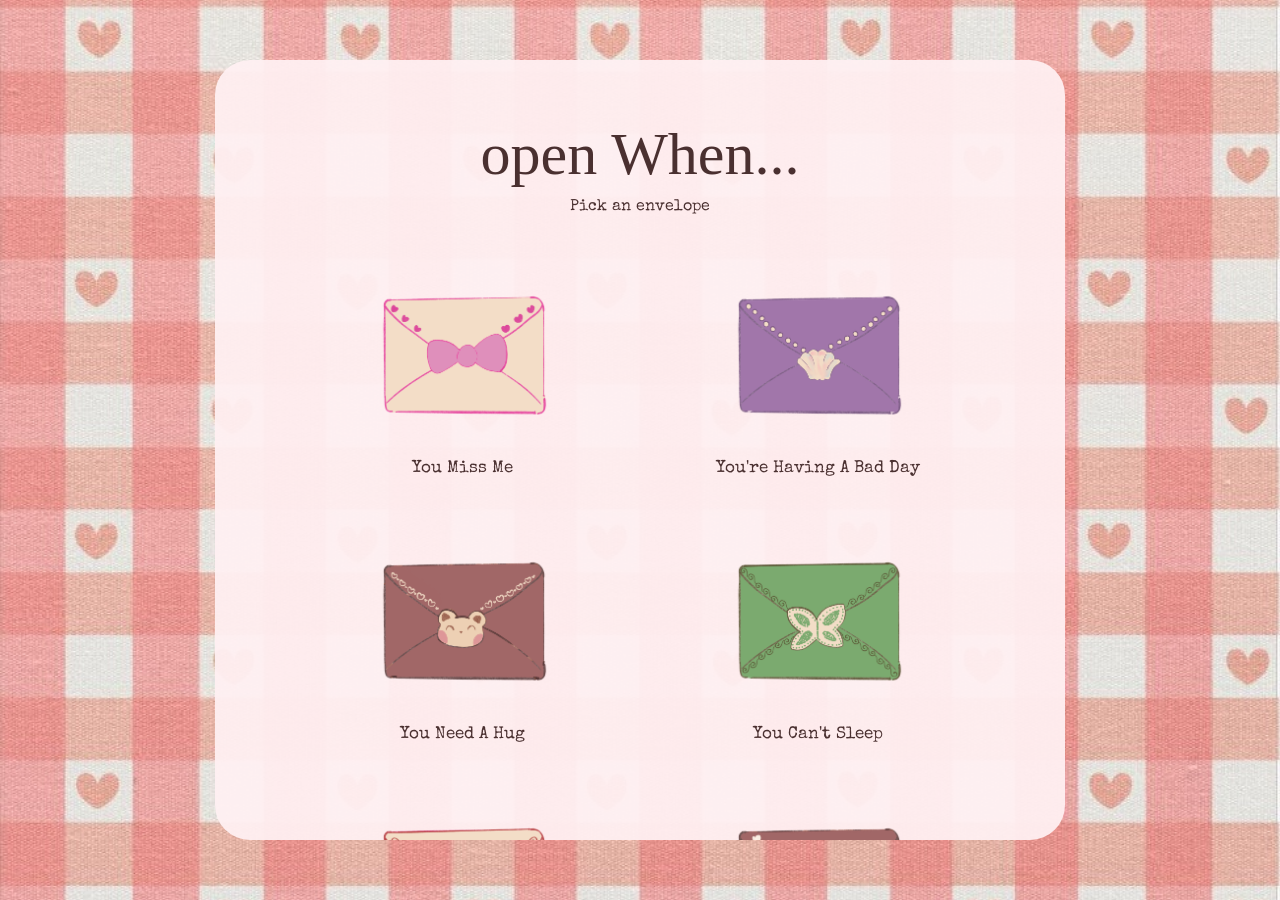
<file: index.html>
<!doctype html>
<html lang="en">

<head>
<meta charset="UTF-8"/>
<meta name="viewport" content="width=device-width, initial-scale=1.0   "/>

<title>Open When Letters </title>

<link rel="stylesheet " href="style.css" />



</head>

<body>

<main class="home">

    <h1> open When...</h1>
    <p>Pick an envelope </p>



    <section class="envelope-grid ">

        <a href="letter.html?letter=miss-you  " class=" envelope">
            <img src="images/miss-you.png " alt="Open When You Miss Me "/>
            <p> You Miss Me </p>

        </a>

<a href ="letter.html?letter=bad-day" class="envelope">
    <img src="images/bad-day.png" alt="Open when You're Having A Bad Day"/> 
    
<p>You're Having A Bad Day </p>

</a>
<a href="letter.html?letter=need-a-hug" class="envelope" />
<img src=" images/need-a-hug.png" alt=" Open when You're Having A Bad Day "/>
<p>You Need A Hug</p>

</a>

<a href="letter.html?letter=cant-sleep "  class=" envelope ">
    <img src="images/cant-sleep.png " alt="Open When You Can't Sleep"/>
    <p> You Can't Sleep</p>


</a>
<a href="letter.html?letter=love-you" class=" envelope">
    <img src="images/love-you.png" alt=" Open When Need To Know I Love You" />
    <p> You Need Reassurance</p>



</a>
<a href = "letter.html?letter=thinking-of-you" class=" envelope"> 
    <img src="images/thinking-of-you.png " alt=" Open When You're Thinking of Me"/>

<p> You're Thinking of Me</p>
</a>





    </section>



</main>


</body>





</html>
</file>
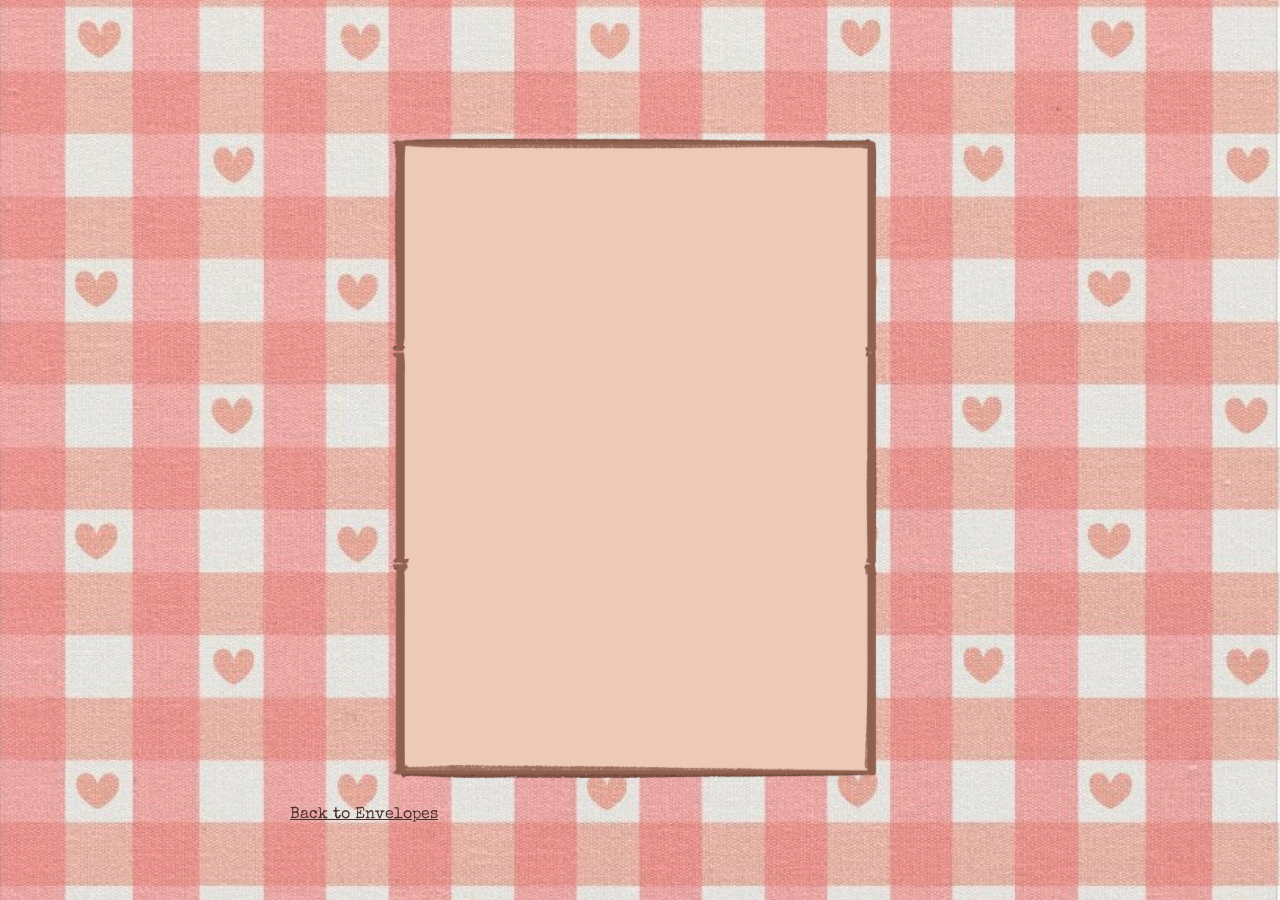
<file: letter.html>
<! doctype html>
<html lang="en">

<head>
<meta charset=" UTF-8"/>
<meta name="viewport" content="width=device-width, initial-scale=1.0"/>

<title>Your Letter </title>

<link rel="stylesheet"  href="style.css"/>





</head>

<body>

<main class="letter-page">
    <div class="letter-container">
        <img
        src="images/envelope-opening.GIF"
        alt="Opening Letter"
        class="opening-gif"
        
        />

 <div class="letter-text hidden">
<h1 id="letter-title"> </h1>
<p id="letter-message"></p>



        </div>




    </div>

    <a href="index.html" class="back-link">  Back to Envelopes</a> 


</main>


<script src="script.js"></script>


</body>




</html>
</file>
<file: style.css>
@import url('https://fonts.googleapis.com/css2?family=Monsieur+La+Doulaise&family=Special+Elite&display=swap');

*{
box-sizing: border-box;


}

body{
    margin:0;
    min-height:100vh;

    background-image:url("images/bg.jpg");
    background-size:cover;
    background-position:center;
    background-repeat: no-repeat;
    background-attachment:fixed;

color:#4a3030;
font-family: "Special Elite",monospace;

display:flex;
align-items:center;

justify-content:center;

}

a{
    color: inherit;
}

.home{
    width:850px;
    max-width:90vw;

    height:780px;
    max-height:90vh;

    background:rgba(255,241,243,0.94);

    border-radius:35px;
    padding:60px 70px;

    overflow-y:auto;

    scrollbar-width:none;
    -ms-overflow-style:none;

}
.home::-webkit-scrollbar{

    display:none;

}

.home h1{

    margin:0 0 10px;
    font-family:" Monsieur La Doulaise", cursive;
    font-size:60px;
    font-weight:400;
    text-align:center;

}
.home >p{

    margin: 0 0 45px;
    text-align:center;
}

.envelope-grid{

    display:grid;

    grid-template-columns: 1fr 1fr;

    gap:45px 60px;
    width:650px;
    max-width:100%;
    margin: 0 auto;
}

.envelope{

    width:260px;
    justify-self:center;
    text-align:center;
    text-decoration:none;
    transition:transform 0.2s ease;
}

.envelope img{
    display:block;

    width:250px;
    height:185px;
    margin:0 auto;

    object-fit:contain;

}

.envelope p{
    margin:12px 0 0;
    font-size:17px;
    line-height:1.4;

}
.envelope:hover{

    transform: translateY(-6px);

}

.letter-container{

position:relative;
width:700px;
max-width : 90vw;
margin-top:30px; 

}
.opening-gif{
display:block;
width:100%;
height:auto;


}
.letter-text{

position:absolute;
top:50%;
left:50%;

transform:translate(-50%,-50%);

width:55%;

text-align:center;
opacity:1;
transition:opacity 1.5s ease;

}
.letter-text.hidden{

    opacity:0;
}

.letter-text h1 {

    margin:0 0 20px;
    font-size: 24px;
    font-weight:normal;


}
.letter-text p{

    margin:0;
    font-size:16px;
    line-height:1.6
}

.back-line{

    margin-top:30px;
    font-size:14px;
    text-decoration:none;
}
.back-link:hover{
text-decoration:underline;

}

@media (max-width:60px){

body{
    padding:20px 0;
}

.home{

    width:90vw;

    height:80vh;
    padding:40px 15px;
    border-radius:25px;
    overflow-y:auto;

    scrollbar-width:none;
    -ms-overflow-style:none;

}

.home::-webkit-scrollbar{

    display:none;
}
.home h1{

    font-size:42px;
}

.home > p{

    margin-bottom:30px;
}

.envelope-grid{

    width:100%;

    grid-template-columns: 1fr 1fr;

    gap:30px 0;

    justify-items:center;

}
.envelope{

    width:150px;

    justify-self:center;

}

.envelope img{

    width:150px;
    height:115px;
}

.envelope p{

    margin-top:8px;
    font-size:14px;
}


.letter-page{

    padding:30px 15px;
}

.letter-container{
    width:95vw;
    margin-top:20px;
}

.letter-text{

    width:50%;
}

.letter-text h1{

    margin-bottom:12px;
    font-size:18px;
}

.letter-text p{

    font-size:12px;
    line-height:1.5;
}

.back-line{

    margin-top:20px;
    font-size:13px;

}


}
</file>
